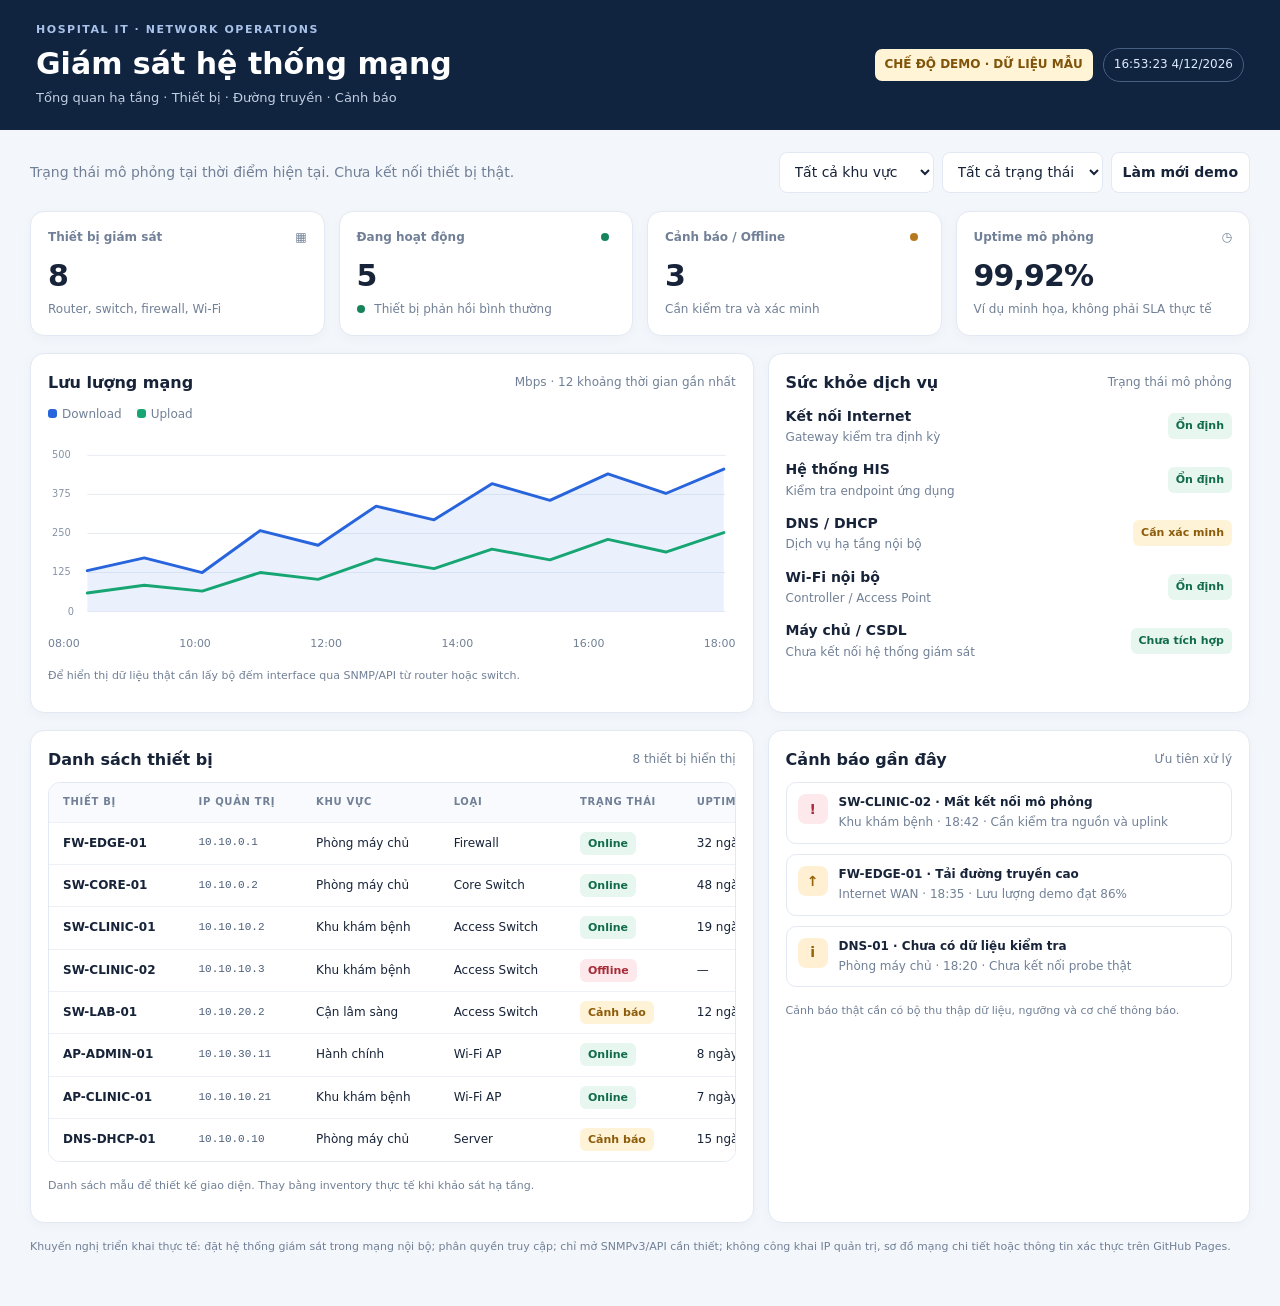
<file: network-dashboard/index.html>
<!doctype html>
<html lang="vi"><head><meta charset="utf-8"><meta name="viewport" content="width=device-width,initial-scale=1">
<title>Giám sát hệ thống mạng | Hospital NOC</title>
<style>
:root{--bg:#f3f6fb;--card:#fff;--ink:#172338;--muted:#718096;--line:#e3e9f2;--navy:#10233f;--blue:#2864dc;--green:#16845b;--amber:#b7791f;--red:#c43d4b}
*{box-sizing:border-box}body{margin:0;background:var(--bg);color:var(--ink);font:14px/1.45 Inter,system-ui,-apple-system,"Segoe UI",sans-serif}
header{background:var(--navy);color:white;padding:22px clamp(16px,3vw,36px);display:flex;justify-content:space-between;align-items:center;gap:16px;flex-wrap:wrap}
.eyebrow{font-size:11px;letter-spacing:.14em;text-transform:uppercase;color:#a9c2e9;font-weight:700}.title{font-size:clamp(22px,3vw,30px);font-weight:750;margin:4px 0}.sub{color:#c1cfe2;font-size:13px}
.header-right{display:flex;gap:10px;align-items:center;flex-wrap:wrap}.pill{border:1px solid #466080;padding:7px 10px;border-radius:999px;font-size:12px;color:#dbeafe}.demo{background:#fff4d6;color:#80530a;border-radius:7px;padding:7px 10px;font-size:12px;font-weight:700}
main{max-width:1500px;margin:auto;padding:22px clamp(12px,2.5vw,30px) 40px}.toolbar{display:flex;justify-content:space-between;align-items:center;gap:12px;flex-wrap:wrap;margin-bottom:18px}.toolbar p{margin:0;color:var(--muted)}.filters{display:flex;gap:8px;flex-wrap:wrap}select,input,button{font:inherit;border:1px solid var(--line);border-radius:8px;padding:9px 11px;background:white;color:var(--ink)}button{cursor:pointer;font-weight:650}button.primary{background:var(--blue);border-color:var(--blue);color:#fff}
.grid{display:grid;grid-template-columns:repeat(4,minmax(0,1fr));gap:14px}.card{background:var(--card);border:1px solid var(--line);border-radius:14px;padding:17px;box-shadow:0 3px 12px #20385808;min-width:0}.metric-top{display:flex;justify-content:space-between;align-items:center;color:var(--muted);font-size:12px;font-weight:650}.metric{font-size:30px;line-height:1.2;font-weight:780;margin:12px 0 7px;letter-spacing:-.03em}.trend{font-size:12px;color:var(--muted)}.dot{display:inline-block;width:8px;height:8px;border-radius:50%;margin-right:6px;background:var(--green)}.dot.warn{background:var(--amber)}.dot.bad{background:var(--red)}.section{margin-top:17px}.section-head{display:flex;justify-content:space-between;align-items:center;gap:10px;margin-bottom:11px}.section-head h2{font-size:16px;margin:0}.section-head span{font-size:12px;color:var(--muted)}
.two{display:grid;grid-template-columns:minmax(0,1.5fr) minmax(300px,1fr);gap:14px}.chart-legend{display:flex;gap:15px;font-size:12px;color:var(--muted);margin:8px 0}.legend{display:inline-block;width:9px;height:9px;border-radius:3px;margin-right:5px}.chart{width:100%;height:205px;display:block}.chart-labels{display:flex;justify-content:space-between;color:var(--muted);font-size:11px}
.health-list{display:grid;gap:13px}.health-row{display:flex;justify-content:space-between;gap:12px;align-items:center}.health-name{font-weight:650}.health-desc{font-size:12px;color:var(--muted);margin-top:3px}.status{white-space:nowrap;font-size:11px;font-weight:750;padding:5px 8px;border-radius:6px;background:#e7f7ef;color:#126c4b}.status.warn{background:#fff3d7;color:#8c5c0a}.status.bad{background:#fde9eb;color:#a72b39}
.table-wrap{overflow:auto;border:1px solid var(--line);border-radius:12px}table{width:100%;border-collapse:collapse;min-width:720px;background:white}th,td{text-align:left;padding:12px 14px;border-bottom:1px solid #edf1f6;font-size:12px}th{font-size:10px;text-transform:uppercase;letter-spacing:.07em;color:var(--muted);background:#f8fafd}tbody tr:last-child td{border-bottom:0}tbody tr:hover{background:#f8fbff}.device{font-weight:700}.mono{font-family:ui-monospace,SFMono-Regular,Menlo,monospace;font-size:11px;color:#4b5d76}.alerts{display:grid;gap:10px}.alert{display:flex;gap:11px;padding:11px;border:1px solid var(--line);border-radius:10px}.alert-icon{width:30px;height:30px;flex-shrink:0;border-radius:8px;display:grid;place-items:center;background:#fff0d3;color:#96620a;font-weight:800}.alert-icon.red{background:#fde9eb;color:#a72b39}.alert strong{display:block;font-size:12px}.alert p{margin:3px 0 0;font-size:12px;color:var(--muted)}.footnote{font-size:11px;color:var(--muted);margin-top:16px}
@media(max-width:1000px){.grid{grid-template-columns:repeat(2,minmax(0,1fr))}.two{grid-template-columns:1fr}}@media(max-width:560px){.grid{grid-template-columns:1fr 1fr}.metric{font-size:25px}.card{padding:13px}.header-right{width:100%}.toolbar{align-items:flex-start}}
</style></head>
<body>
<header><div><div class="eyebrow">Hospital IT · Network Operations</div><div class="title">Giám sát hệ thống mạng</div><div class="sub">Tổng quan hạ tầng · Thiết bị · Đường truyền · Cảnh báo</div></div><div class="header-right"><span class="demo">CHẾ ĐỘ DEMO · DỮ LIỆU MẪU</span><span class="pill" id="clock">Đang tải thời gian…</span></div></header>
<main>
<div class="toolbar"><p>Trạng thái mô phỏng tại thời điểm hiện tại. Chưa kết nối thiết bị thật.</p><div class="filters"><select id="areaFilter" aria-label="Lọc khu vực"><option value="all">Tất cả khu vực</option><option>Phòng máy chủ</option><option>Khu khám bệnh</option><option>Cận lâm sàng</option><option>Hành chính</option></select><select id="statusFilter" aria-label="Lọc trạng thái"><option value="all">Tất cả trạng thái</option><option value="Online">Online</option><option value="Cảnh báo">Cảnh báo</option><option value="Offline">Offline</option></select><button id="refresh">Làm mới demo</button></div></div>
<div class="grid">
<div class="card"><div class="metric-top">Thiết bị giám sát <span>▦</span></div><div class="metric" id="total">24</div><div class="trend">Router, switch, firewall, Wi-Fi</div></div>
<div class="card"><div class="metric-top">Đang hoạt động <span class="dot"></span></div><div class="metric" id="online">21</div><div class="trend"><span class="dot"></span> Thiết bị phản hồi bình thường</div></div>
<div class="card"><div class="metric-top">Cảnh báo / Offline <span class="dot warn"></span></div><div class="metric" id="issues">3</div><div class="trend">Cần kiểm tra và xác minh</div></div>
<div class="card"><div class="metric-top">Uptime mô phỏng <span>◷</span></div><div class="metric">99,92%</div><div class="trend">Ví dụ minh họa, không phải SLA thực tế</div></div>
</div>
<div class="two section">
<section class="card"><div class="section-head"><h2>Lưu lượng mạng</h2><span>Mbps · 12 khoảng thời gian gần nhất</span></div><div class="chart-legend"><span><i class="legend" style="background:#2864dc"></i>Download</span><span><i class="legend" style="background:#17a673"></i>Upload</span></div><svg class="chart" viewBox="0 0 700 210" preserveAspectRatio="none" role="img" aria-label="Biểu đồ lưu lượng mạng demo"><g stroke="#e8edf4" stroke-width="1"><path d="M40 25H690M40 65H690M40 105H690M40 145H690M40 185H690"/></g><g fill="#8794a8" font-size="10"><text x="4" y="28">500</text><text x="4" y="68">375</text><text x="4" y="108">250</text><text x="4" y="148">125</text><text x="20" y="188">0</text></g><path d="M40 143 L98 130 L157 145 L216 102 L275 117 L334 77 L393 91 L452 54 L511 71 L570 44 L629 64 L688 39 L688 185 L40 185Z" fill="#2864dc" opacity=".09"/><polyline points="40,143 98,130 157,145 216,102 275,117 334,77 393,91 452,54 511,71 570,44 629,64 688,39" fill="none" stroke="#2864dc" stroke-width="3" stroke-linecap="round" stroke-linejoin="round"/><polyline points="40,166 98,158 157,164 216,145 275,152 334,131 393,141 452,121 511,132 570,111 629,124 688,104" fill="none" stroke="#17a673" stroke-width="3" stroke-linecap="round" stroke-linejoin="round"/></svg><div class="chart-labels"><span>08:00</span><span>10:00</span><span>12:00</span><span>14:00</span><span>16:00</span><span>18:00</span></div><p class="footnote">Để hiển thị dữ liệu thật cần lấy bộ đếm interface qua SNMP/API từ router hoặc switch.</p></section>
<section class="card"><div class="section-head"><h2>Sức khỏe dịch vụ</h2><span>Trạng thái mô phỏng</span></div><div class="health-list"><div class="health-row"><div><div class="health-name">Kết nối Internet</div><div class="health-desc">Gateway kiểm tra định kỳ</div></div><span class="status">Ổn định</span></div><div class="health-row"><div><div class="health-name">Hệ thống HIS</div><div class="health-desc">Kiểm tra endpoint ứng dụng</div></div><span class="status">Ổn định</span></div><div class="health-row"><div><div class="health-name">DNS / DHCP</div><div class="health-desc">Dịch vụ hạ tầng nội bộ</div></div><span class="status warn">Cần xác minh</span></div><div class="health-row"><div><div class="health-name">Wi-Fi nội bộ</div><div class="health-desc">Controller / Access Point</div></div><span class="status">Ổn định</span></div><div class="health-row"><div><div class="health-name">Máy chủ / CSDL</div><div class="health-desc">Chưa kết nối hệ thống giám sát</div></div><span class="status">Chưa tích hợp</span></div></div></section>
</div>
<div class="two section">
<section class="card"><div class="section-head"><h2>Danh sách thiết bị</h2><span id="deviceCount">24 thiết bị</span></div><div class="table-wrap"><table><thead><tr><th>Thiết bị</th><th>IP quản trị</th><th>Khu vực</th><th>Loại</th><th>Trạng thái</th><th>Uptime</th></tr></thead><tbody id="deviceRows"></tbody></table></div><p class="footnote">Danh sách mẫu để thiết kế giao diện. Thay bằng inventory thực tế khi khảo sát hạ tầng.</p></section>
<section class="card"><div class="section-head"><h2>Cảnh báo gần đây</h2><span>Ưu tiên xử lý</span></div><div class="alerts"><div class="alert"><div class="alert-icon red">!</div><div><strong>SW-CLINIC-02 · Mất kết nối mô phỏng</strong><p>Khu khám bệnh · 18:42 · Cần kiểm tra nguồn và uplink</p></div></div><div class="alert"><div class="alert-icon">↑</div><div><strong>FW-EDGE-01 · Tải đường truyền cao</strong><p>Internet WAN · 18:35 · Lưu lượng demo đạt 86%</p></div></div><div class="alert"><div class="alert-icon">i</div><div><strong>DNS-01 · Chưa có dữ liệu kiểm tra</strong><p>Phòng máy chủ · 18:20 · Chưa kết nối probe thật</p></div></div></div><p class="footnote">Cảnh báo thật cần có bộ thu thập dữ liệu, ngưỡng và cơ chế thông báo.</p></section>
</div>
<p class="footnote">Khuyến nghị triển khai thực tế: đặt hệ thống giám sát trong mạng nội bộ; phân quyền truy cập; chỉ mở SNMPv3/API cần thiết; không công khai IP quản trị, sơ đồ mạng chi tiết hoặc thông tin xác thực trên GitHub Pages.</p>
</main>
<script>
const devices=[
{name:"FW-EDGE-01",ip:"10.10.0.1",area:"Phòng máy chủ",type:"Firewall",status:"Online",uptime:"32 ngày"},
{name:"SW-CORE-01",ip:"10.10.0.2",area:"Phòng máy chủ",type:"Core Switch",status:"Online",uptime:"48 ngày"},
{name:"SW-CLINIC-01",ip:"10.10.10.2",area:"Khu khám bệnh",type:"Access Switch",status:"Online",uptime:"19 ngày"},
{name:"SW-CLINIC-02",ip:"10.10.10.3",area:"Khu khám bệnh",type:"Access Switch",status:"Offline",uptime:"—"},
{name:"SW-LAB-01",ip:"10.10.20.2",area:"Cận lâm sàng",type:"Access Switch",status:"Cảnh báo",uptime:"12 ngày"},
{name:"AP-ADMIN-01",ip:"10.10.30.11",area:"Hành chính",type:"Wi-Fi AP",status:"Online",uptime:"8 ngày"},
{name:"AP-CLINIC-01",ip:"10.10.10.21",area:"Khu khám bệnh",type:"Wi-Fi AP",status:"Online",uptime:"7 ngày"},
{name:"DNS-DHCP-01",ip:"10.10.0.10",area:"Phòng máy chủ",type:"Server",status:"Cảnh báo",uptime:"15 ngày"}
];
function render(){const area=document.getElementById("areaFilter").value,status=document.getElementById("statusFilter").value;const list=devices.filter(d=>(area==="all"||d.area===area)&&(status==="all"||d.status===status));document.getElementById("deviceRows").innerHTML=list.map(d=>'<tr><td class="device">'+d.name+'</td><td class="mono">'+d.ip+'</td><td>'+d.area+'</td><td>'+d.type+'</td><td><span class="status '+(d.status==="Offline"?"bad":d.status==="Cảnh báo"?"warn":"")+'">'+d.status+'</span></td><td>'+d.uptime+'</td></tr>').join("")||'<tr><td colspan="6">Không có thiết bị phù hợp.</td></tr>';document.getElementById("deviceCount").textContent=list.length+" thiết bị hiển thị";document.getElementById("total").textContent=devices.length;document.getElementById("online").textContent=devices.filter(d=>d.status==="Online").length;document.getElementById("issues").textContent=devices.filter(d=>d.status!=="Online").length}
document.getElementById("areaFilter").addEventListener("change",render);document.getElementById("statusFilter").addEventListener("change",render);document.getElementById("refresh").addEventListener("click",()=>{render();document.getElementById("clock").textContent="Demo làm mới · "+new Date().toLocaleTimeString("vi-VN")});document.getElementById("clock").textContent=new Date().toLocaleString("vi-VN");render();
</script></body></html>
</file>
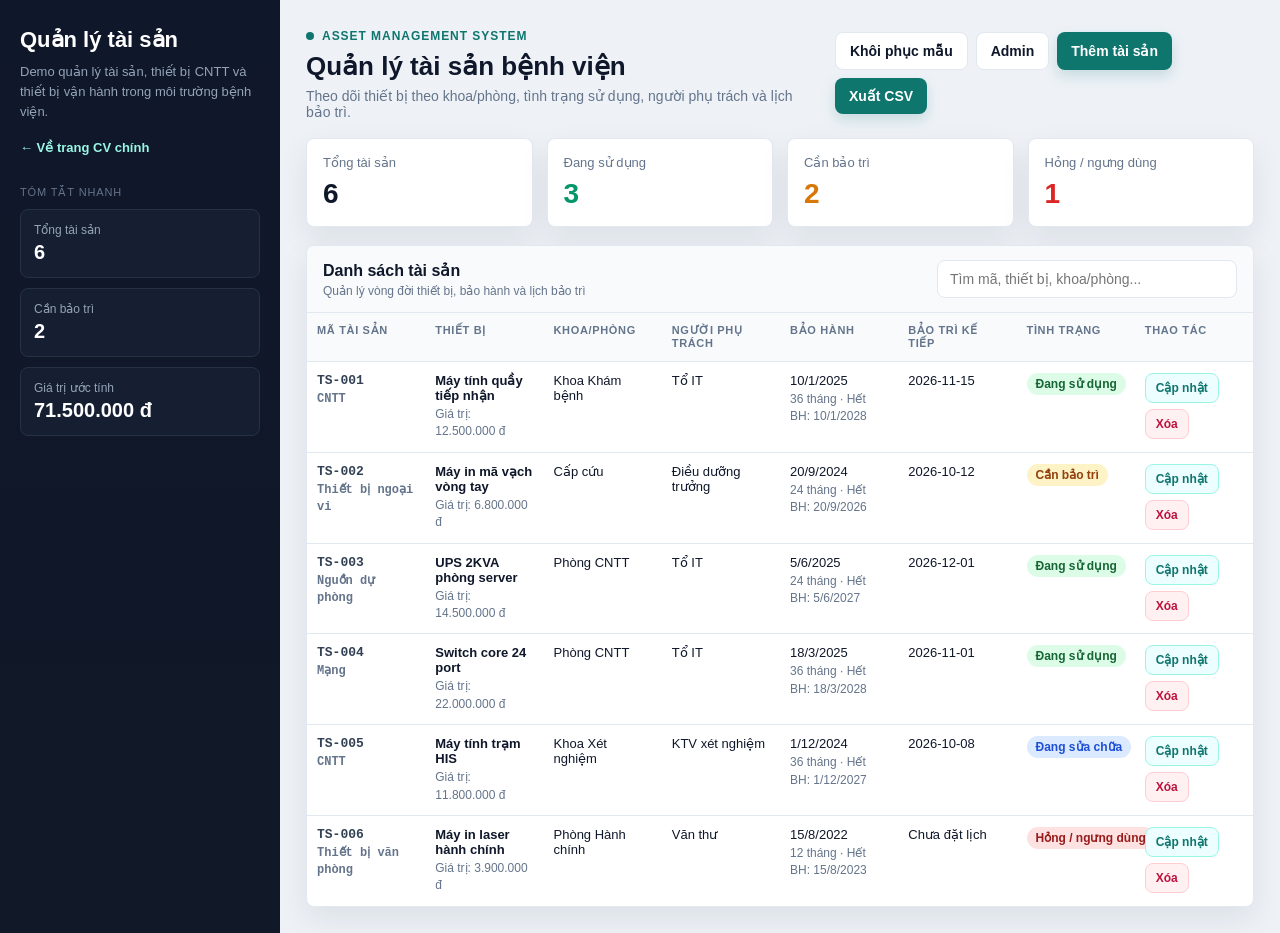
<file: quan-ly-tai-san/index.html>
<!DOCTYPE html>
<html lang="vi">
<head>
  <meta charset="UTF-8">
  <meta name="viewport" content="width=device-width, initial-scale=1.0">
  <title>Quản lý tài sản bệnh viện</title>
  <style>
    :root{--bg:#0f172a;--panel:#fff;--soft:#f8fafc;--ink:#0f172a;--muted:#64748b;--line:#e2e8f0;--accent:#0f766e;--accent-2:#0d9488;--warn:#d97706;--danger:#dc2626;--ok:#059669;--radius:8px;--shadow:0 12px 30px rgba(15,23,42,.08)}
    *{box-sizing:border-box}body{margin:0;font-family:Arial,Helvetica,sans-serif;background:#eef2f7;color:var(--ink)}
    .app{min-height:100vh;display:grid;grid-template-columns:280px 1fr}aside{background:linear-gradient(180deg,#0f172a 0%,#111827 100%);color:#cbd5e1;padding:26px 20px}
    .brand h1{margin:0;color:#fff;font-size:22px;line-height:1.25}.brand p{margin:8px 0 0;color:#94a3b8;font-size:13px;line-height:1.55}
    .back{display:inline-flex;margin-top:18px;color:#99f6e4;text-decoration:none;font-size:13px;font-weight:700}.side-section{margin-top:30px}
    .side-title{font-size:11px;letter-spacing:.08em;text-transform:uppercase;color:#64748b;margin-bottom:10px}
    .quick-stat{border:1px solid #243244;border-radius:var(--radius);padding:13px;margin-bottom:10px;background:rgba(22,32,50,.92)}
    .quick-stat span{display:block;font-size:12px;color:#94a3b8}.quick-stat strong{display:block;margin-top:4px;font-size:20px;color:#fff}
    main{padding:26px;overflow:auto}.toolbar{display:flex;align-items:center;justify-content:space-between;gap:16px;margin-bottom:18px}
    .title h2{margin:0;font-size:26px}.title p{margin:6px 0 0;color:var(--muted);font-size:14px}.actions{display:flex;gap:8px;flex-wrap:wrap}
    .eyebrow{display:inline-flex;align-items:center;gap:8px;margin-bottom:8px;color:var(--accent);font-size:12px;font-weight:800;letter-spacing:.08em;text-transform:uppercase}.eyebrow:before{content:'';width:8px;height:8px;border-radius:999px;background:var(--accent)}
    button{border:0;border-radius:var(--radius);padding:10px 14px;background:var(--accent);color:#fff;font-weight:700;cursor:pointer;font-size:14px;box-shadow:0 6px 14px rgba(15,118,110,.18)}
    button:hover{background:var(--accent-2)}button.secondary{background:#fff;color:#0f172a;border:1px solid var(--line);box-shadow:none}button.secondary:hover{background:#f1f5f9}
    .cards{display:grid;grid-template-columns:repeat(4,minmax(160px,1fr));gap:14px;margin-bottom:18px}
    .card{background:var(--panel);border:1px solid var(--line);border-radius:var(--radius);padding:16px;box-shadow:var(--shadow)}.card span{display:block;color:var(--muted);font-size:13px}.card strong{display:block;margin-top:8px;font-size:28px}
    .card.ok strong{color:var(--ok)}.card.warn strong{color:var(--warn)}.card.danger strong{color:var(--danger)}
    .workspace{display:grid;grid-template-columns:1fr;gap:16px;align-items:start}.panel{background:var(--panel);border:1px solid var(--line);border-radius:var(--radius);overflow:hidden;box-shadow:var(--shadow)}
    .panel-head{padding:14px 16px;border-bottom:1px solid var(--line);display:flex;align-items:center;justify-content:space-between;gap:12px;background:var(--soft)}
    .panel-head h3{margin:0;font-size:16px}.panel-head p{margin:4px 0 0;color:var(--muted);font-size:12px}.search{width:300px;max-width:100%;border:1px solid var(--line);border-radius:var(--radius);padding:10px 12px;font-size:14px;background:#fff}
    .table-wrap{overflow:visible}table{width:100%;border-collapse:collapse;table-layout:fixed}th,td{padding:11px 10px;border-bottom:1px solid var(--line);text-align:left;font-size:13px;vertical-align:top;overflow-wrap:anywhere}
    th{position:sticky;top:0;z-index:1;font-size:11px;text-transform:uppercase;letter-spacing:.06em;color:var(--muted);background:#f8fafc}tr:last-child td{border-bottom:0}tbody tr:hover{background:#f8fafc}
    .asset-code{font-family:Consolas,monospace;color:#334155;font-weight:700}.asset-title{font-weight:800;color:#0f172a}.muted{color:var(--muted);font-size:12px;margin-top:3px;line-height:1.45}
    .badge{display:inline-flex;border-radius:999px;padding:4px 9px;font-size:12px;font-weight:700;background:#dcfce7;color:#166534;white-space:nowrap}
    .badge.warn{background:#fef3c7;color:#92400e}.badge.danger{background:#fee2e2;color:#991b1b}.badge.info{background:#dbeafe;color:#1d4ed8}
    .row-actions{display:flex;gap:6px;flex-wrap:wrap}.row-actions button{padding:7px 10px;font-size:12px;box-shadow:none}.row-actions .delete{background:#fff1f2;color:#be123c;border:1px solid #fecdd3}.row-actions .delete:hover{background:#ffe4e6}.row-actions .edit{background:#ecfeff;color:#0f766e;border:1px solid #99f6e4}
    form{padding:16px;display:grid;gap:12px}label{display:grid;gap:6px;font-size:13px;color:#334155;font-weight:700}
    input,select{width:100%;border:1px solid var(--line);border-radius:var(--radius);padding:10px 11px;font-size:14px;background:#fff}input:focus,select:focus{outline:2px solid rgba(13,148,136,.18);border-color:var(--accent-2)}
    .form-row{display:grid;grid-template-columns:1fr 1fr;gap:10px}.history{padding:0 16px 16px}.empty-state{padding:24px 16px;color:var(--muted);font-size:14px;text-align:center}
    .log{display:flex;justify-content:space-between;gap:10px;padding:10px 0;border-bottom:1px solid var(--line);font-size:13px}.log:last-child{border-bottom:0}.log span{color:var(--muted)}
    .admin-grid{display:grid;grid-template-columns:1fr 1fr;gap:16px;padding:16px}.admin-box{border:1px solid var(--line);border-radius:var(--radius);overflow:hidden}.admin-box h4{margin:0;padding:12px 14px;background:#f8fafc;border-bottom:1px solid var(--line);font-size:14px}.admin-list{padding:0 14px 14px}.admin-item{display:flex;align-items:flex-start;justify-content:space-between;gap:10px;padding:10px 0;border-bottom:1px solid var(--line);font-size:13px}.admin-item:last-child{border-bottom:0}.admin-item button{padding:6px 9px;font-size:12px;box-shadow:none;background:#fff1f2;color:#be123c;border:1px solid #fecdd3}.admin-note{padding:0 16px 16px;color:var(--muted);font-size:12px;line-height:1.45}
    .modal{position:fixed;inset:0;z-index:20;display:none;align-items:center;justify-content:center;padding:18px;background:rgba(15,23,42,.48)}
    .modal-card{width:min(720px,100%);max-height:92vh;overflow:auto;background:#fff;border-radius:var(--radius);box-shadow:0 24px 70px rgba(15,23,42,.25);border:1px solid var(--line)}
    .modal-card.narrow{width:min(440px,100%)}.modal-actions{display:flex;justify-content:flex-end;gap:8px;padding:0 16px 16px}.danger-btn{background:var(--danger)}.danger-btn:hover{background:#b91c1c}
    @media(max-width:1050px){.app{grid-template-columns:1fr}.workspace{grid-template-columns:1fr}.cards{grid-template-columns:repeat(2,minmax(160px,1fr))}}
    @media(max-width:900px){th:nth-child(4),td:nth-child(4),th:nth-child(6),td:nth-child(6){display:none}}
    @media(max-width:760px){.admin-grid{grid-template-columns:1fr}}
    @media(max-width:620px){main{padding:14px}.toolbar{align-items:flex-start;flex-direction:column}.cards{grid-template-columns:1fr}th:nth-child(3),td:nth-child(3),th:nth-child(5),td:nth-child(5){display:none}.form-row{grid-template-columns:1fr}.row-actions{flex-direction:column}}
  </style>
</head>
<body>
  <div class="app">
    <aside>
      <div class="brand">
        <h1>Quản lý tài sản</h1>
        <p>Demo quản lý tài sản, thiết bị CNTT và thiết bị vận hành trong môi trường bệnh viện.</p>
        <a class="back" href="../">← Về trang CV chính</a>
      </div>
      <div class="side-section">
        <div class="side-title">Tóm tắt nhanh</div>
        <div class="quick-stat"><span>Tổng tài sản</span><strong id="sideTotal">0</strong></div>
        <div class="quick-stat"><span>Cần bảo trì</span><strong id="sideMaintenance">0</strong></div>
        <div class="quick-stat"><span>Giá trị ước tính</span><strong id="sideValue">0</strong></div>
      </div>
    </aside>

    <main>
      <div class="toolbar">
        <div class="title">
          <div class="eyebrow">Asset Management System</div>
          <h2>Quản lý tài sản bệnh viện</h2>
          <p>Theo dõi thiết bị theo khoa/phòng, tình trạng sử dụng, người phụ trách và lịch bảo trì.</p>
        </div>
        <div class="actions">
          <button class="secondary" id="resetBtn">Khôi phục mẫu</button>
          <button class="secondary" id="adminBtn">Admin</button>
          <button id="addToggleBtn">Thêm tài sản</button>
          <button id="exportBtn">Xuất CSV</button>
        </div>
      </div>

      <section class="cards">
        <div class="card"><span>Tổng tài sản</span><strong id="totalAssets">0</strong></div>
        <div class="card ok"><span>Đang sử dụng</span><strong id="activeAssets">0</strong></div>
        <div class="card warn"><span>Cần bảo trì</span><strong id="maintenanceAssets">0</strong></div>
        <div class="card danger"><span>Hỏng / ngưng dùng</span><strong id="brokenAssets">0</strong></div>
      </section>

      <section class="workspace">
        <div class="panel">
          <div class="panel-head">
            <div><h3>Danh sách tài sản</h3><p>Quản lý vòng đời thiết bị, bảo hành và lịch bảo trì</p></div>
            <input class="search" id="searchInput" placeholder="Tìm mã, thiết bị, khoa/phòng...">
          </div>
          <div class="table-wrap">
            <table>
              <thead>
                <tr>
                  <th>Mã tài sản</th><th>Thiết bị</th><th>Khoa/phòng</th><th>Người phụ trách</th><th>Bảo hành</th><th>Bảo trì kế tiếp</th><th>Tình trạng</th><th>Thao tác</th>
                </tr>
              </thead>
              <tbody id="assetRows"></tbody>
            </table>
          </div>
        </div>

      </section>
    </main>
  </div>

  <div class="modal" id="addPanel">
    <div class="modal-card">
      <div class="panel-head"><div><h3>Thêm tài sản mới</h3><p>Nhập thông tin thiết bị cần theo dõi</p></div></div>
      <form id="addAssetForm">
        <div class="form-row">
          <label>Mã tài sản<input id="newCode" placeholder="VD: TS-007" required></label>
          <label>Tên thiết bị<input id="newName" placeholder="VD: Máy tính phòng khám 01" required></label>
        </div>
        <div class="form-row">
          <label>Nhóm thiết bị<input id="newCategory" placeholder="CNTT, Mạng, Thiết bị ngoại vi..." required></label>
          <label>Khoa/phòng<input id="newDepartment" placeholder="VD: Khoa Nội tổng hợp" required></label>
        </div>
        <div class="form-row">
          <label>Người phụ trách<input id="newOwner" placeholder="VD: Tổ IT / Điều dưỡng trưởng" required></label>
          <label>Ngày bảo trì kế tiếp<input id="newNextService" type="date"></label>
        </div>
        <div class="form-row">
          <label>Ngày sử dụng<input id="newUseDate" type="date"></label>
          <label>Thời gian bảo hành (tháng)<input id="newWarrantyMonths" type="number" min="0" value="12"></label>
        </div>
        <div class="form-row">
          <label>Tình trạng<select id="newStatus">
            <option value="Đang sử dụng">Đang sử dụng</option>
            <option value="Cần bảo trì">Cần bảo trì</option>
            <option value="Đang sửa chữa">Đang sửa chữa</option>
            <option value="Hỏng / ngưng dùng">Hỏng / ngưng dùng</option>
          </select></label>
          <label>Giá trị ước tính<input id="newValue" type="number" min="0" value="0"></label>
        </div>
        <div class="modal-actions">
          <button type="button" class="secondary" id="closeAddBtn">Đóng</button>
          <button type="submit">Lưu tài sản mới</button>
        </div>
      </form>
    </div>
  </div>

  <div class="modal" id="updatePanel">
    <div class="modal-card">
      <div class="panel-head"><div><h3>Cập nhật tài sản</h3><p id="selectedAssetText">Chọn tài sản từ danh sách để cập nhật</p></div></div>
      <form id="assetForm">
        <label>Tài sản<select id="assetSelect"></select></label>
        <div class="form-row">
          <label>Tình trạng<select id="assetStatus">
            <option value="Đang sử dụng">Đang sử dụng</option>
            <option value="Cần bảo trì">Cần bảo trì</option>
            <option value="Đang sửa chữa">Đang sửa chữa</option>
            <option value="Hỏng / ngưng dùng">Hỏng / ngưng dùng</option>
          </select></label>
          <label>Ngày bảo trì<input id="nextService" type="date"></label>
        </div>
        <div class="form-row">
          <label>Ngày sử dụng<input id="useDateInput" type="date"></label>
          <label>Thời gian bảo hành (tháng)<input id="warrantyMonthsInput" type="number" min="0"></label>
        </div>
        <label>Ghi chú<input id="noteInput" placeholder="VD: thay pin UPS, kiểm tra máy in khoa khám bệnh..."></label>
        <div class="modal-actions">
          <button type="button" class="secondary" id="closeUpdateBtn">Đóng</button>
          <button type="submit">Lưu cập nhật</button>
        </div>
      </form>
      <div class="panel-head"><h3>Lịch sử gần đây</h3></div>
      <div class="history" id="historyList"></div>
    </div>
  </div>

  <div class="modal" id="deletePanel">
    <div class="modal-card narrow">
      <div class="panel-head"><div><h3>Xóa tài sản</h3><p id="deleteAssetText">Xác nhận tài sản cần xóa</p></div></div>
      <div class="empty-state">Thao tác này sẽ xóa tài sản khỏi danh sách hiện tại.</div>
      <div class="modal-actions">
        <button type="button" class="secondary" id="cancelDeleteBtn">Hủy</button>
        <button type="button" class="danger-btn" id="confirmDeleteBtn">Xóa tài sản</button>
      </div>
    </div>
  </div>

  <div class="modal" id="adminPanel">
    <div class="modal-card">
      <div class="panel-head"><div><h3>Admin hệ thống</h3><p>Quản lý phòng ban và tài khoản người dùng demo</p></div></div>
      <div class="admin-grid">
        <div class="admin-box">
          <h4>Phòng ban</h4>
          <form id="departmentForm">
            <label>Tên phòng ban<input id="departmentName" placeholder="VD: Khoa Nội tổng hợp" required></label>
            <button type="submit">Thêm phòng ban</button>
          </form>
          <div class="admin-list" id="departmentList"></div>
        </div>
        <div class="admin-box">
          <h4>Người dùng</h4>
          <form id="userForm">
            <div class="form-row">
              <label>Họ tên<input id="userFullName" placeholder="VD: Nguyễn Văn A" required></label>
              <label>Vai trò<select id="userRole">
                <option value="Admin">Admin</option>
                <option value="IT">IT</option>
                <option value="Khoa/phòng">Khoa/phòng</option>
                <option value="Ban giám đốc">Ban giám đốc</option>
              </select></label>
            </div>
            <div class="form-row">
              <label>User<input id="userName" placeholder="VD: nva" required></label>
              <label>Pass<input id="userPass" type="password" placeholder="Nhập mật khẩu" required></label>
            </div>
            <button type="submit">Thêm người dùng</button>
          </form>
          <div class="admin-list" id="userList"></div>
        </div>
      </div>
      <div class="admin-note">Lưu ý: user/pass trong demo này lưu trên trình duyệt bằng localStorage, chỉ dùng để mô phỏng chức năng quản trị.</div>
      <div class="modal-actions"><button type="button" class="secondary" id="closeAdminBtn">Đóng</button></div>
    </div>
  </div>

  <script>
    const STORAGE_KEY = 'hmh-hospital-asset-demo';
    const seed = {
      assets: [
        {code:'TS-001', name:'Máy tính quầy tiếp nhận', category:'CNTT', department:'Khoa Khám bệnh', owner:'Tổ IT', status:'Đang sử dụng', useDate:'2025-01-10', warrantyMonths:36, nextService:'2026-11-15', value:12500000},
        {code:'TS-002', name:'Máy in mã vạch vòng tay', category:'Thiết bị ngoại vi', department:'Cấp cứu', owner:'Điều dưỡng trưởng', status:'Cần bảo trì', useDate:'2024-09-20', warrantyMonths:24, nextService:'2026-10-12', value:6800000},
        {code:'TS-003', name:'UPS 2KVA phòng server', category:'Nguồn dự phòng', department:'Phòng CNTT', owner:'Tổ IT', status:'Đang sử dụng', useDate:'2025-06-05', warrantyMonths:24, nextService:'2026-12-01', value:14500000},
        {code:'TS-004', name:'Switch core 24 port', category:'Mạng', department:'Phòng CNTT', owner:'Tổ IT', status:'Đang sử dụng', useDate:'2025-03-18', warrantyMonths:36, nextService:'2026-11-01', value:22000000},
        {code:'TS-005', name:'Máy tính trạm HIS', category:'CNTT', department:'Khoa Xét nghiệm', owner:'KTV xét nghiệm', status:'Đang sửa chữa', useDate:'2024-12-01', warrantyMonths:36, nextService:'2026-10-08', value:11800000},
        {code:'TS-006', name:'Máy in laser hành chính', category:'Thiết bị văn phòng', department:'Phòng Hành chính', owner:'Văn thư', status:'Hỏng / ngưng dùng', useDate:'2022-08-15', warrantyMonths:12, nextService:'', value:3900000}
      ],
      history: [
        {code:'TS-002', action:'Đánh dấu cần bảo trì', note:'In tem bị lệch, cần kiểm tra đầu in', time:'08:20'},
        {code:'TS-005', action:'Chuyển sửa chữa', note:'Máy không khởi động ổn định', time:'07:50'}
      ],
      departments: ['Khoa Khám bệnh','Cấp cứu','Phòng CNTT','Khoa Xét nghiệm','Phòng Hành chính'],
      users: [
        {fullName:'Quản trị hệ thống', role:'Admin', username:'admin', password:'admin123'},
        {fullName:'Tổ IT bệnh viện', role:'IT', username:'it.support', password:'it123'}
      ]
    };
    let state = loadState();
    let pendingDeleteCode = '';
    normalizeState();
    function loadState(){try{const raw=localStorage.getItem(STORAGE_KEY);if(raw)return JSON.parse(raw)}catch(e){}return JSON.parse(JSON.stringify(seed))}
    function normalizeState(){state.assets.forEach(a=>{if(a.useDate===undefined)a.useDate='';if(a.warrantyMonths===undefined)a.warrantyMonths=12});if(!Array.isArray(state.departments))state.departments=[...seed.departments];if(!Array.isArray(state.users))state.users=[...seed.users]}
    function saveState(){localStorage.setItem(STORAGE_KEY,JSON.stringify(state))}
    function money(n){return new Intl.NumberFormat('vi-VN').format(n)+' đ'}
    function formatDate(value){if(!value)return 'Chưa có';const d=new Date(value+'T00:00:00');return Number.isNaN(d.getTime())?'Chưa có':d.toLocaleDateString('vi-VN')}
    function warrantyEnd(asset){if(!asset.useDate||!Number(asset.warrantyMonths))return '';const d=new Date(asset.useDate+'T00:00:00');if(Number.isNaN(d.getTime()))return '';d.setMonth(d.getMonth()+Number(asset.warrantyMonths));return d.toISOString().slice(0,10)}
    function badgeClass(status){if(status==='Cần bảo trì')return 'warn';if(status==='Đang sửa chữa')return 'info';if(status==='Hỏng / ngưng dùng')return 'danger';return ''}
    function maskPass(value){return value?'•'.repeat(Math.min(String(value).length,8)):'Chưa có'}
    function renderAdmin(){
      document.getElementById('departmentList').innerHTML=state.departments.length?state.departments.map((name,index)=>`<div class="admin-item"><div><strong>${name}</strong><div class="muted">Phòng ban sử dụng trong quản lý tài sản</div></div><button type="button" data-admin="department" data-index="${index}">Xóa</button></div>`).join(''):'<div class="empty-state">Chưa có phòng ban.</div>';
      document.getElementById('userList').innerHTML=state.users.length?state.users.map((user,index)=>`<div class="admin-item"><div><strong>${user.fullName}</strong><div class="muted">${user.role} · User: ${user.username} · Pass: ${maskPass(user.password)}</div></div><button type="button" data-admin="user" data-index="${index}">Xóa</button></div>`).join(''):'<div class="empty-state">Chưa có người dùng.</div>';
    }
    function syncSelectedAsset(){
      const asset=state.assets.find(a=>a.code===document.getElementById('assetSelect').value);
      if(!asset)return;
      document.getElementById('selectedAssetText').textContent=asset.code+' - '+asset.name;
      document.getElementById('assetStatus').value=asset.status;
      document.getElementById('nextService').value=asset.nextService||'';
      document.getElementById('useDateInput').value=asset.useDate||'';
      document.getElementById('warrantyMonthsInput').value=asset.warrantyMonths||0;
    }
    function showUpdateForm(code){
      document.getElementById('updatePanel').style.display='flex';
      document.getElementById('assetSelect').value=code;
      syncSelectedAsset();
    }
    function deleteAsset(code){
      const asset=state.assets.find(a=>a.code===code);
      if(!asset)return;
      pendingDeleteCode=code;
      document.getElementById('deleteAssetText').textContent=asset.code+' - '+asset.name;
      document.getElementById('deletePanel').style.display='flex';
    }
    function confirmDeleteAsset(){
      const code=pendingDeleteCode;
      const asset=state.assets.find(a=>a.code===code);
      if(!asset)return;
      state.assets=state.assets.filter(a=>a.code!==code);
      state.history.unshift({code,action:'Xóa tài sản',note:asset.name,time:new Date().toLocaleTimeString('vi-VN',{hour:'2-digit',minute:'2-digit'})});
      pendingDeleteCode='';
      document.getElementById('deletePanel').style.display='none';
      saveState();render();
    }
    function render(){
      const q=document.getElementById('searchInput').value.trim().toLowerCase();
      const filtered=state.assets.filter(a=>[a.code,a.name,a.category,a.department,a.owner,a.status].join(' ').toLowerCase().includes(q));
      document.getElementById('assetRows').innerHTML=filtered.length?filtered.map(a=>`<tr>
        <td class="asset-code">${a.code}<div class="muted">${a.category}</div></td>
        <td><div class="asset-title">${a.name}</div><div class="muted">Giá trị: ${money(a.value)}</div></td><td>${a.department}</td><td>${a.owner}</td>
        <td>${formatDate(a.useDate)}<div class="muted">${a.warrantyMonths||0} tháng · Hết BH: ${formatDate(warrantyEnd(a))}</div></td>
        <td>${a.nextService||'Chưa đặt lịch'}</td><td><span class="badge ${badgeClass(a.status)}">${a.status}</span></td>
        <td><div class="row-actions"><button type="button" class="edit" data-action="edit" data-code="${a.code}">Cập nhật</button><button type="button" class="delete" data-action="delete" data-code="${a.code}">Xóa</button></div></td>
      </tr>`).join(''):'<tr><td colspan="8"><div class="empty-state">Không tìm thấy tài sản phù hợp.</div></td></tr>';
      document.getElementById('assetSelect').innerHTML=state.assets.map(a=>`<option value="${a.code}">${a.code} - ${a.name}</option>`).join('');
      if(state.assets.length)syncSelectedAsset();
      const active=state.assets.filter(a=>a.status==='Đang sử dụng').length;
      const maintenance=state.assets.filter(a=>a.status==='Cần bảo trì'||a.status==='Đang sửa chữa').length;
      const broken=state.assets.filter(a=>a.status==='Hỏng / ngưng dùng').length;
      const value=state.assets.reduce((sum,a)=>sum+a.value,0);
      document.getElementById('totalAssets').textContent=state.assets.length;
      document.getElementById('activeAssets').textContent=active;
      document.getElementById('maintenanceAssets').textContent=maintenance;
      document.getElementById('brokenAssets').textContent=broken;
      document.getElementById('sideTotal').textContent=state.assets.length;
      document.getElementById('sideMaintenance').textContent=maintenance;
      document.getElementById('sideValue').textContent=money(value);
      document.getElementById('historyList').innerHTML=state.history.slice(0,8).map(log=>{
        const asset=state.assets.find(a=>a.code===log.code);
        return `<div class="log"><div><strong>${log.action}</strong><br><span>${asset?asset.name:log.code} · ${log.note||'Không có ghi chú'}</span></div><span>${log.time}</span></div>`;
      }).join('')||'<div class="log"><span>Chưa có lịch sử.</span></div>';
      renderAdmin();
    }
    document.getElementById('searchInput').addEventListener('input',render);
    document.getElementById('assetSelect').addEventListener('change',syncSelectedAsset);
    document.getElementById('closeAddBtn').addEventListener('click',()=>document.getElementById('addPanel').style.display='none');
    document.getElementById('closeUpdateBtn').addEventListener('click',()=>document.getElementById('updatePanel').style.display='none');
    document.getElementById('closeAdminBtn').addEventListener('click',()=>document.getElementById('adminPanel').style.display='none');
    document.getElementById('cancelDeleteBtn').addEventListener('click',()=>document.getElementById('deletePanel').style.display='none');
    document.getElementById('confirmDeleteBtn').addEventListener('click',confirmDeleteAsset);
    document.querySelectorAll('.modal').forEach(modal=>modal.addEventListener('click',e=>{if(e.target===modal)modal.style.display='none'}));
    document.getElementById('assetRows').addEventListener('click',e=>{
      const btn=e.target.closest('button[data-action]');
      if(!btn)return;
      if(btn.dataset.action==='edit')showUpdateForm(btn.dataset.code);
      if(btn.dataset.action==='delete')deleteAsset(btn.dataset.code);
    });
    document.getElementById('addToggleBtn').addEventListener('click',()=>{
      document.getElementById('addPanel').style.display='flex';
      document.getElementById('newCode').focus();
    });
    document.getElementById('adminBtn').addEventListener('click',()=>{
      renderAdmin();
      document.getElementById('adminPanel').style.display='flex';
    });
    document.getElementById('departmentForm').addEventListener('submit',e=>{
      e.preventDefault();
      const name=document.getElementById('departmentName').value.trim();
      if(!name)return;
      if(state.departments.some(d=>d.toLowerCase()===name.toLowerCase())){alert('Phòng ban đã tồn tại.');return}
      state.departments.push(name);
      document.getElementById('departmentName').value='';
      saveState();renderAdmin();
    });
    document.getElementById('userForm').addEventListener('submit',e=>{
      e.preventDefault();
      const user={
        fullName:document.getElementById('userFullName').value.trim(),
        role:document.getElementById('userRole').value,
        username:document.getElementById('userName').value.trim(),
        password:document.getElementById('userPass').value
      };
      if(state.users.some(u=>u.username.toLowerCase()===user.username.toLowerCase())){alert('User đã tồn tại.');return}
      state.users.push(user);
      e.target.reset();
      saveState();renderAdmin();
    });
    document.getElementById('departmentList').addEventListener('click',e=>{
      const btn=e.target.closest('button[data-admin="department"]');
      if(!btn)return;
      state.departments.splice(Number(btn.dataset.index),1);
      saveState();renderAdmin();
    });
    document.getElementById('userList').addEventListener('click',e=>{
      const btn=e.target.closest('button[data-admin="user"]');
      if(!btn)return;
      state.users.splice(Number(btn.dataset.index),1);
      saveState();renderAdmin();
    });
    document.getElementById('addAssetForm').addEventListener('submit',e=>{
      e.preventDefault();
      const code=document.getElementById('newCode').value.trim().toUpperCase();
      if(state.assets.some(a=>a.code.toUpperCase()===code)){
        alert('Mã tài sản đã tồn tại. Vui lòng nhập mã khác.');
        return;
      }
      const asset={
        code,
        name:document.getElementById('newName').value.trim(),
        category:document.getElementById('newCategory').value.trim(),
        department:document.getElementById('newDepartment').value.trim(),
        owner:document.getElementById('newOwner').value.trim(),
        status:document.getElementById('newStatus').value,
        useDate:document.getElementById('newUseDate').value,
        warrantyMonths:Number(document.getElementById('newWarrantyMonths').value||0),
        nextService:document.getElementById('newNextService').value,
        value:Number(document.getElementById('newValue').value||0)
      };
      state.assets.push(asset);
      state.history.unshift({code,action:'Thêm tài sản mới',note:asset.department,time:new Date().toLocaleTimeString('vi-VN',{hour:'2-digit',minute:'2-digit'})});
      e.target.reset();
      document.getElementById('newValue').value=0;
      document.getElementById('newWarrantyMonths').value=12;
      document.getElementById('addPanel').style.display='none';
      saveState();render();
    });
    document.getElementById('assetForm').addEventListener('submit',e=>{
      e.preventDefault();
      const code=document.getElementById('assetSelect').value;
      const status=document.getElementById('assetStatus').value;
      const nextService=document.getElementById('nextService').value;
      const useDate=document.getElementById('useDateInput').value;
      const warrantyMonths=Number(document.getElementById('warrantyMonthsInput').value||0);
      const note=document.getElementById('noteInput').value.trim();
      const asset=state.assets.find(a=>a.code===code);
      if(!asset)return;
      asset.status=status;
      if(nextService)asset.nextService=nextService;
      asset.useDate=useDate;
      asset.warrantyMonths=warrantyMonths;
      state.history.unshift({code,action:'Cập nhật: '+status,note,time:new Date().toLocaleTimeString('vi-VN',{hour:'2-digit',minute:'2-digit'})});
      document.getElementById('noteInput').value='';
      document.getElementById('updatePanel').style.display='none';
      saveState();render();
    });
    document.getElementById('resetBtn').addEventListener('click',()=>{if(confirm('Khôi phục dữ liệu mẫu?')){state=JSON.parse(JSON.stringify(seed));normalizeState();saveState();render()}});
    document.getElementById('exportBtn').addEventListener('click',()=>{
      const rows=[['Ma tai san','Ten thiet bi','Nhom','Khoa phong','Nguoi phu trach','Tinh trang','Ngay su dung','Thoi gian bao hanh (thang)','Het bao hanh','Bao tri ke tiep','Gia tri']];
      state.assets.forEach(a=>rows.push([a.code,a.name,a.category,a.department,a.owner,a.status,a.useDate,a.warrantyMonths,warrantyEnd(a),a.nextService,a.value]));
      const csv=rows.map(row=>row.map(v=>`"${String(v).replaceAll('"','""')}"`).join(',')).join('\n');
      const blob=new Blob([csv],{type:'text/csv;charset=utf-8'});
      const url=URL.createObjectURL(blob);const a=document.createElement('a');a.href=url;a.download='quan-ly-tai-san-benh-vien.csv';a.click();URL.revokeObjectURL(url);
    });
    render();
  </script>
</body>
</html>
</file>
